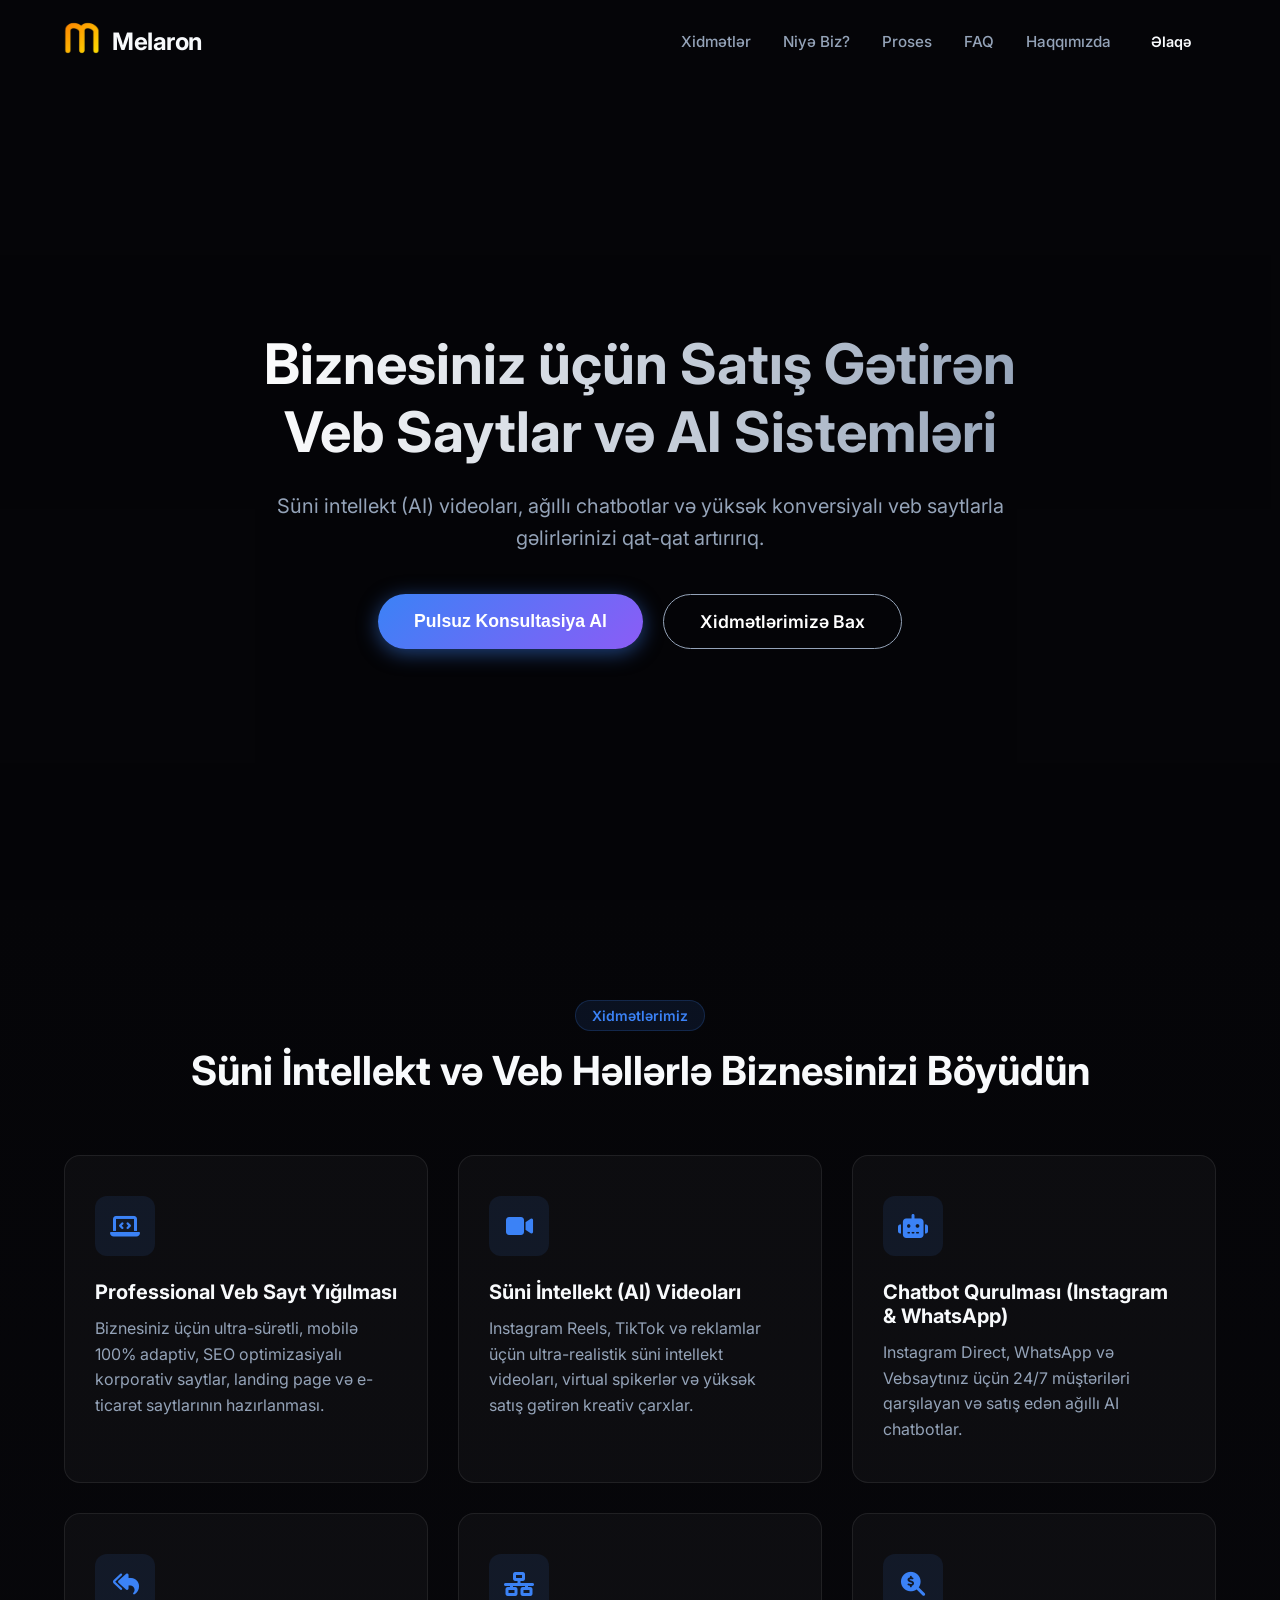
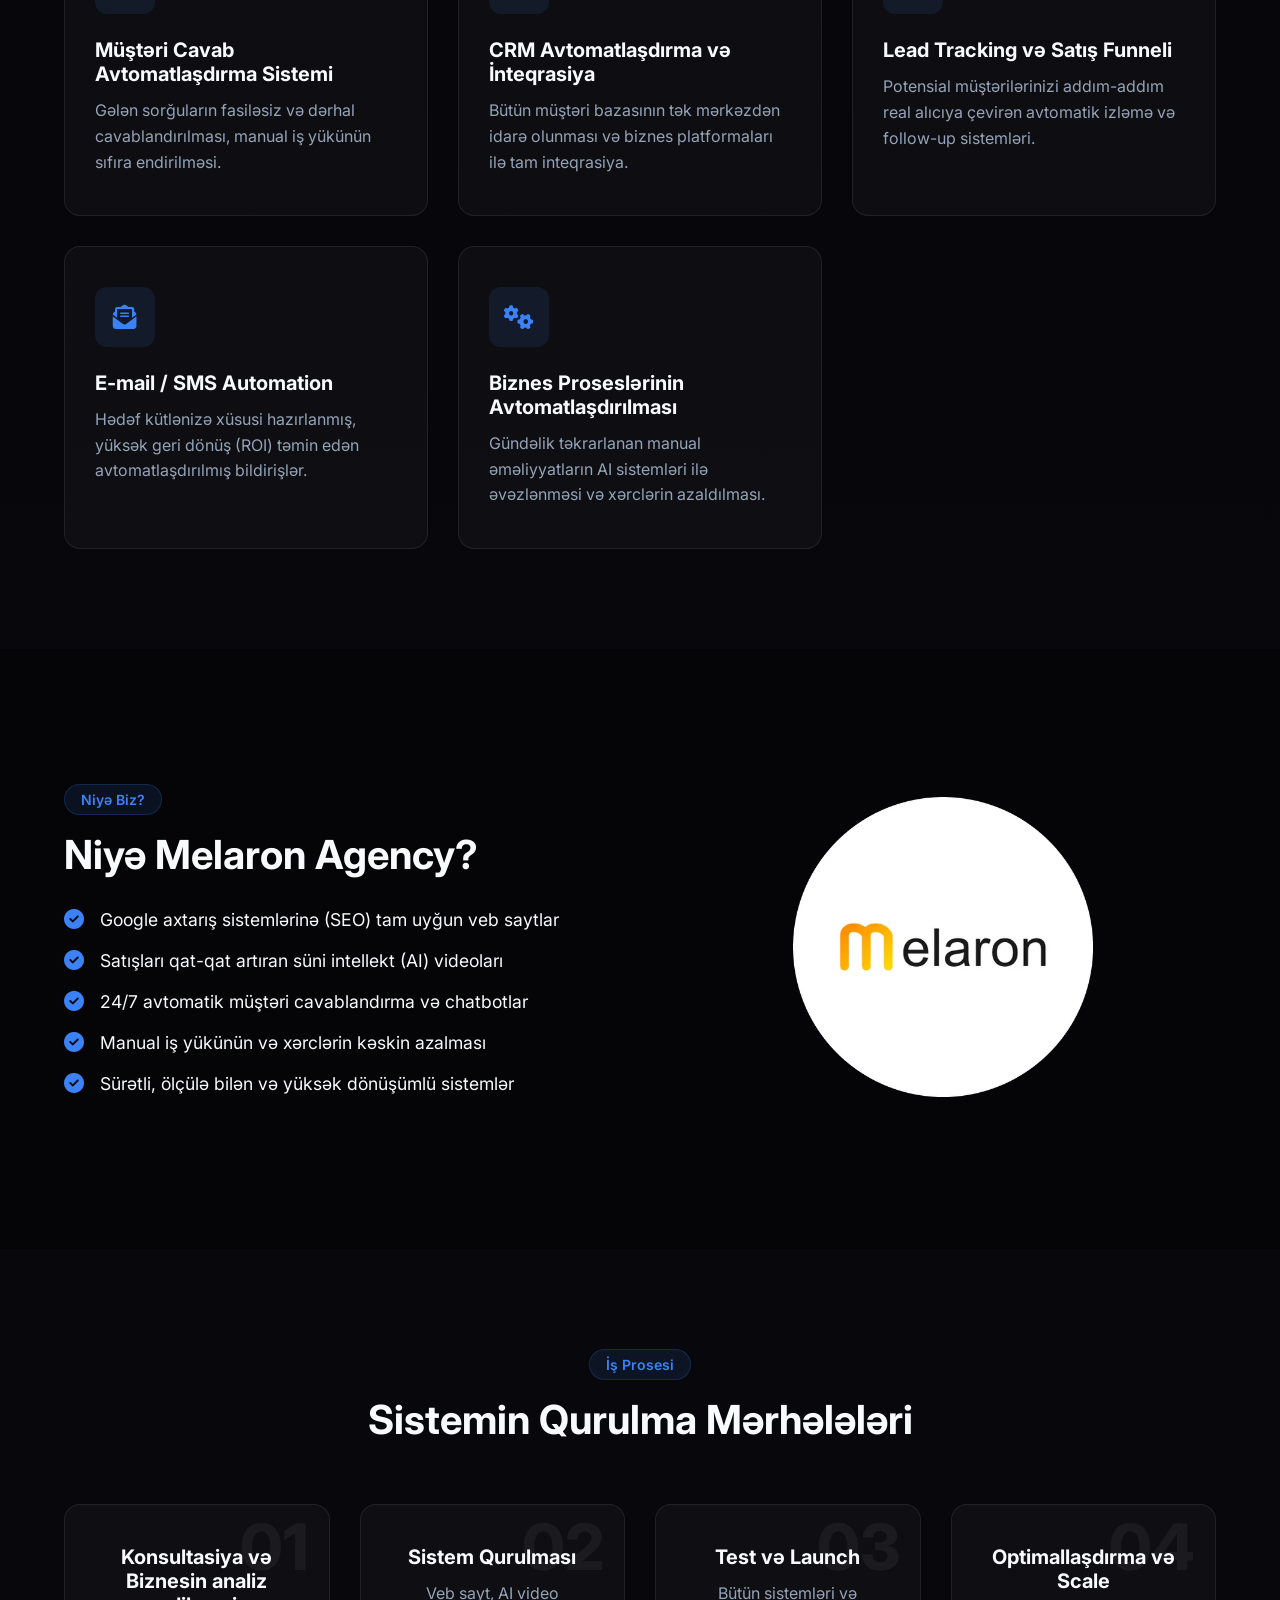
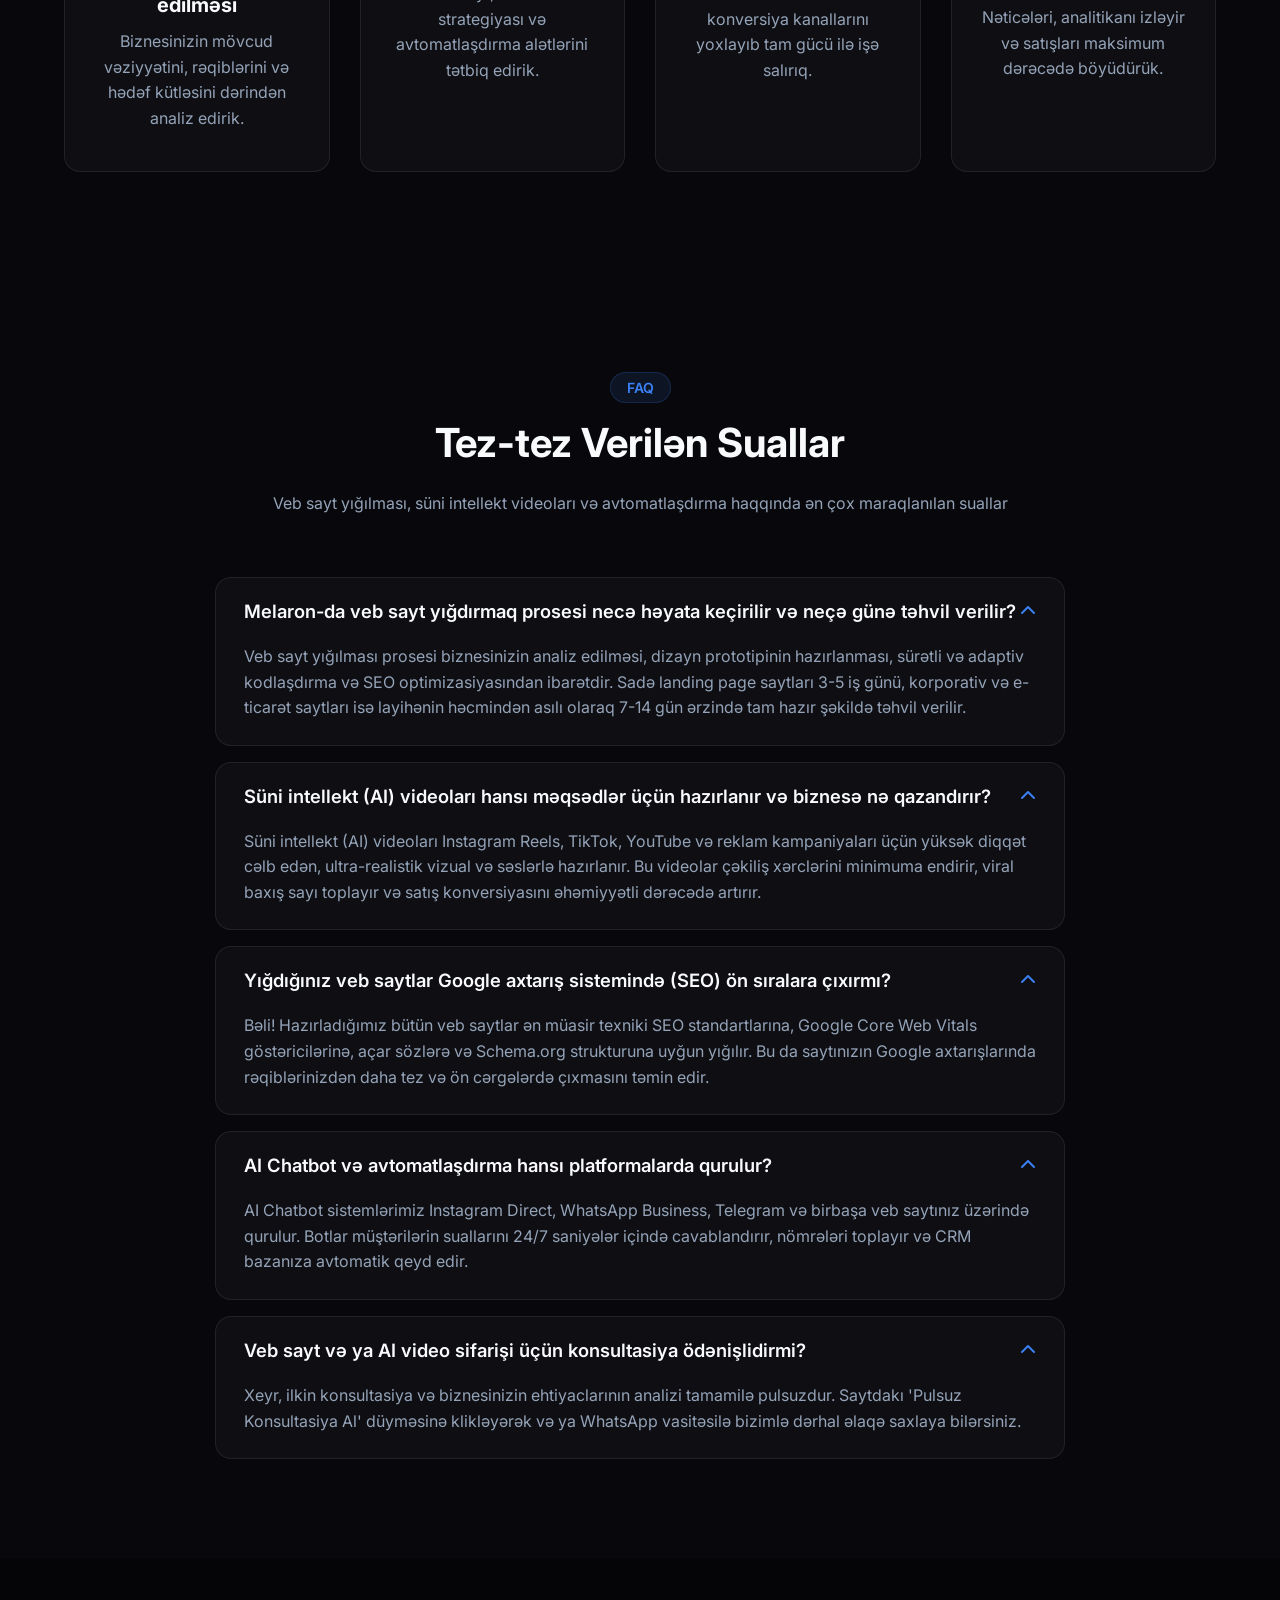
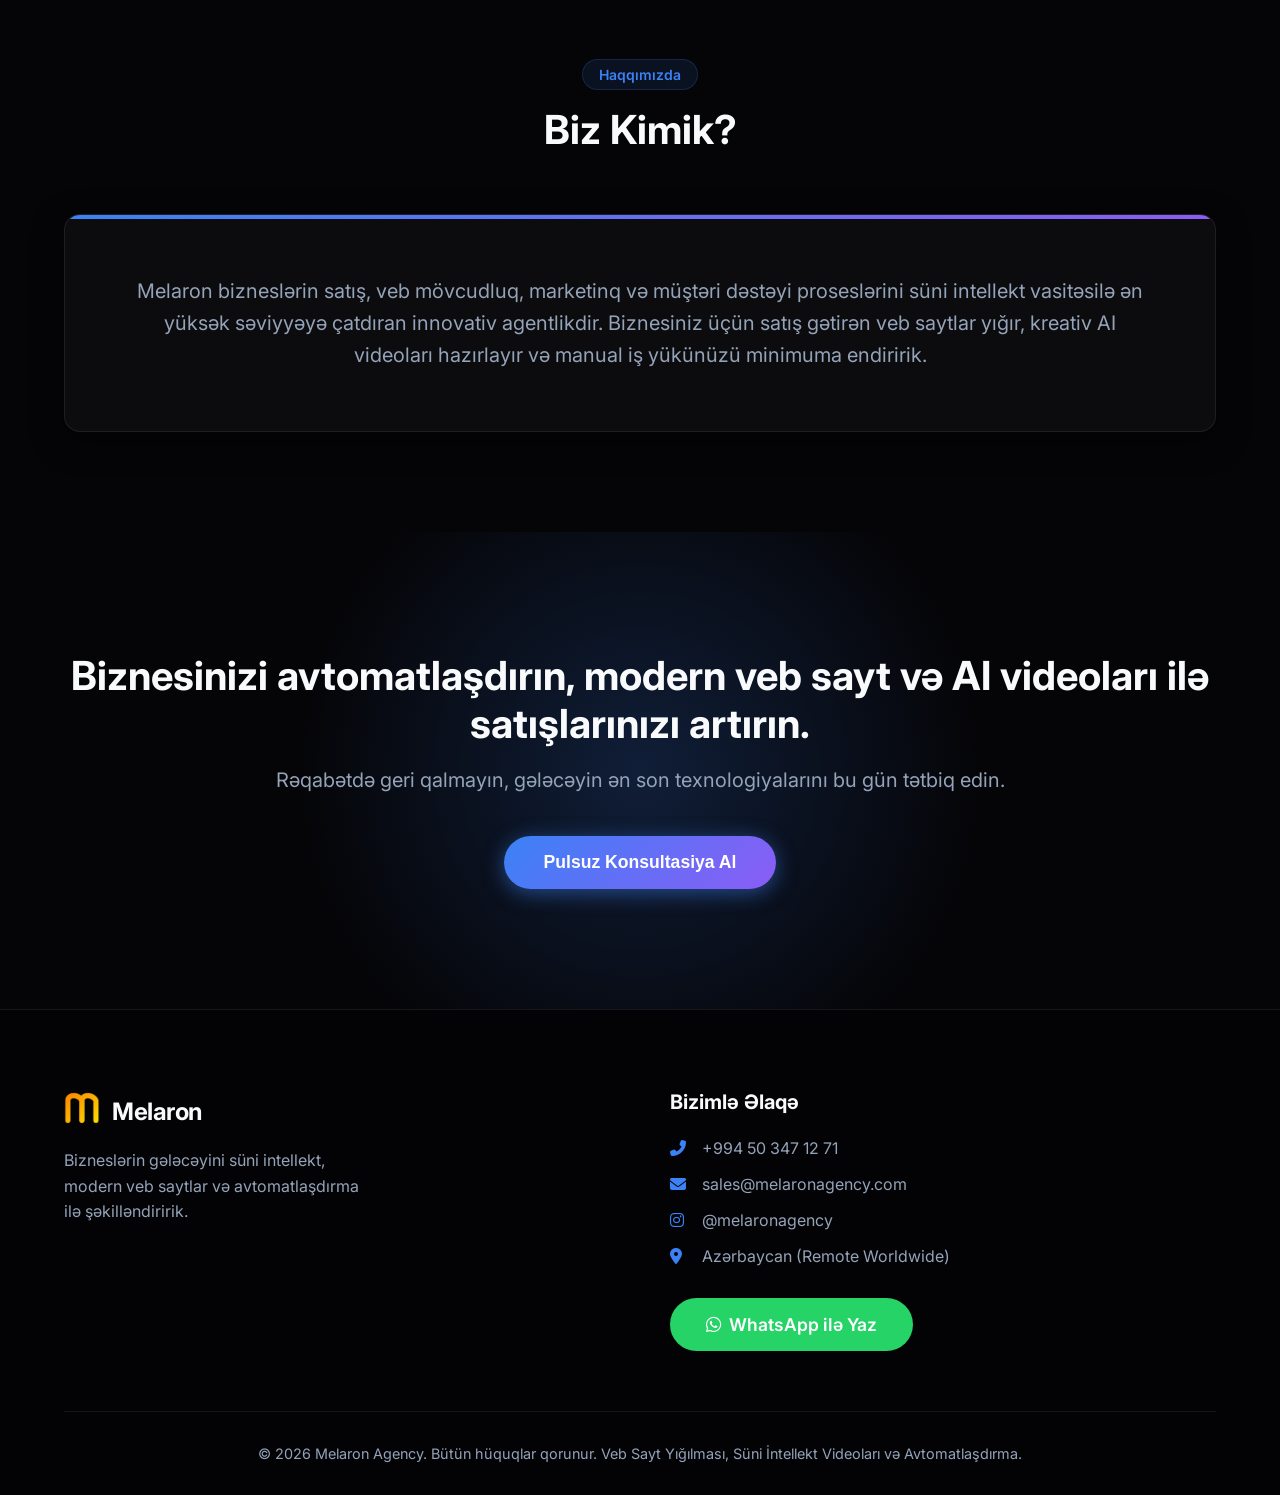
<file: index.html>
<!DOCTYPE html>
<html lang="az">
<head>
    <meta charset="UTF-8">
    <meta name="viewport" content="width=device-width, initial-scale=1.0">
    <title>Melaron | Veb Sayt Yığılması və Süni İntellekt Videoları</title>
    
    <!-- SEO Meta Tags -->
    <meta name="description" content="Bakıda peşəkar veb sayt yığdırmaq, süni intellekt (AI) videoları və reklam çarxları hazırlatmaq, biznes proseslərini avtomatlaşdırmaq istəyirsiniz? Melaron ilə satışlarınızı artırın. Pulsuz konsultasiya!">
    <meta name="keywords" content="veb sayt yığdırmaq, veb sayt yığılması, sayt sifarişi, sayt hazırlanması bakı, sayt yığmaq, süni intellekt videoları, ai video hazırlama, ai video sifarişi, ai avtomatlaşdırma, rəqəmsal marketinq, chatbot qurulması, landing page sifarişi, korporativ sayt yığılması, e-ticarət saytının hazırlanması, melaron agency">
    <meta name="author" content="Melaron Agency">
    <meta name="robots" content="index, follow, max-image-preview:large, max-snippet:-1, max-video-preview:-1">
    <link rel="canonical" href="https://melaronagency.com/">
    
    <!-- Geo and Language Targeting -->
    <meta name="geo.region" content="AZ">
    <meta name="geo.placename" content="Baku">
    <meta name="language" content="Azerbaijani">

    <!-- Open Graph (Facebook, WhatsApp, LinkedIn, Telegram) -->
    <meta property="og:type" content="website">
    <meta property="og:locale" content="az_AZ">
    <meta property="og:url" content="https://melaronagency.com/">
    <meta property="og:site_name" content="Melaron Agency">
    <meta property="og:title" content="Melaron | Veb Sayt Yığılması və Süni İntellekt Videoları">
    <meta property="og:description" content="Biznesiniz üçün modern, sürətli veb saytlar yığır, satış gətirən süni intellekt (AI) videoları hazırlayır və müştəri xidmətlərini tam avtomatlaşdırırıq.">
    <meta property="og:image" content="https://melaronagency.com/logo-circle.png">
    <meta property="og:image:alt" content="Melaron - Veb Sayt Yığılması və AI Avtomatlaşdırma">

    <!-- Twitter Card -->
    <meta name="twitter:card" content="summary_large_image">
    <meta name="twitter:title" content="Melaron | Veb Sayt Yığılması və Süni İntellekt Videoları">
    <meta name="twitter:description" content="Peşəkar veb sayt yığdırmaq, süni intellekt videoları hazırlamaq və satışlarınızı artırmaq üçün Melaron-a müraciət edin.">
    <meta name="twitter:image" content="https://melaronagency.com/logo-circle.png">
    
    <!-- Favicon & App Icons -->
    <link rel="icon" href="logo-m.png" type="image/png">
    <link rel="apple-touch-icon" href="logo-m.png">
    
    <!-- Performance: Preconnect & DNS-Prefetch to eliminate render blocking -->
    <link rel="preconnect" href="https://fonts.googleapis.com">
    <link rel="preconnect" href="https://fonts.gstatic.com" crossorigin>
    <link rel="dns-prefetch" href="https://cdnjs.cloudflare.com">
    
    <!-- Fonts & Stylesheets -->
    <link href="https://fonts.googleapis.com/css2?family=Inter:wght@300;400;500;600;700;800&display=swap" rel="stylesheet">
    <link rel="stylesheet" href="styles.css">
    <link rel="stylesheet" href="https://cdnjs.cloudflare.com/ajax/libs/font-awesome/6.4.0/css/all.min.css">

    <!-- Google Analytics (GA4) -->
    <script async src="https://www.googletagmanager.com/gtag/js?id=G-XXXXXXXXXX"></script>
    <script>
      window.dataLayer = window.dataLayer || [];
      function gtag(){dataLayer.push(arguments);}
      gtag('js', new Date());
      gtag('config', 'G-XXXXXXXXXX');
    </script>

    <!-- Structured Data (Schema.org JSON-LD) -->
    <script type="application/ld+json">
    {
      "@context": "https://schema.org",
      "@graph": [
        {
          "@type": "WebSite",
          "@id": "https://melaronagency.com/#website",
          "url": "https://melaronagency.com/",
          "name": "Melaron Agency",
          "description": "Veb Sayt Yığılması, Süni İntellekt (AI) Videoları və Biznes Avtomatlaşdırması",
          "inLanguage": "az"
        },
        {
          "@type": "ProfessionalService",
          "@id": "https://melaronagency.com/#organization",
          "name": "Melaron — AI Avtomatlaşdırma və Rəqəmsal Marketinq Agentliyi",
          "url": "https://melaronagency.com/",
          "logo": "https://melaronagency.com/logo-m.png",
          "image": "https://melaronagency.com/logo-circle.png",
          "description": "Bakıda peşəkar veb saytların yığılması, süni intellekt (AI) əsaslı video və reklam çarxlarının hazırlanması, satış funnelləri və CRM avtomatlaşdırması xidmətləri.",
          "telephone": "+994503471271",
          "email": "sales@melaronagency.com",
          "address": {
            "@type": "PostalAddress",
            "addressLocality": "Bakı",
            "addressCountry": "AZ"
          },
          "areaServed": {
            "@type": "Country",
            "name": "Azərbaycan"
          },
          "sameAs": [
            "https://www.instagram.com/melaronagency"
          ],
          "priceRange": "$$"
        },
        {
          "@type": "FAQPage",
          "@id": "https://melaronagency.com/#faq",
          "mainEntity": [
            {
              "@type": "Question",
              "name": "Melaron-da veb sayt yığdırmaq prosesi necə həyata keçirilir və neçə günə təhvil verilir?",
              "acceptedAnswer": {
                "@type": "Answer",
                "text": "Veb sayt yığılması prosesi biznesinizin analiz edilməsi, dizayn prototipinin hazırlanması, sürətli və adaptiv kodlaşdırma və SEO optimizasiyasından ibarətdir. Sadə landing page saytları 3-5 iş günü, korporativ və e-ticarət saytları isə layihənin həcmindən asılı olaraq 7-14 gün ərzində tam hazır şəkildə təhvil verilir."
              }
            },
            {
              "@type": "Question",
              "name": "Süni intellekt (AI) videoları hansı məqsədlər üçün hazırlanır və biznesə nə qazandırır?",
              "acceptedAnswer": {
                "@type": "Answer",
                "text": "Süni intellekt (AI) videoları Instagram Reels, TikTok, YouTube və reklam kampaniyaları üçün yüksək diqqət cəlb edən, ultra-realistik vizual və səslərlə hazırlanır. Bu videolar çəkiliş xərclərini minimuma endirir, viral baxış sayı toplayır və satış konversiyasını əhəmiyyətli dərəcədə artırır."
              }
            },
            {
              "@type": "Question",
              "name": "Yığdığınız veb saytlar Google axtarış sistemində (SEO) ön sıralara çıxırmı?",
              "acceptedAnswer": {
                "@type": "Answer",
                "text": "Bəli! Hazırladığımız bütün veb saytlar ən müasir texniki SEO standartlarına, Google Core Web Vitals göstəricilərinə, açar sözlərə və Schema.org strukturuna uyğun yığılır. Bu da saytınızın Google axtarışlarında rəqiblərinizdən daha tez və ön cərgələrdə çıxmasını təmin edir."
              }
            },
            {
              "@type": "Question",
              "name": "AI Chatbot və avtomatlaşdırma hansı platformalarda qurulur?",
              "acceptedAnswer": {
                "@type": "Answer",
                "text": "AI Chatbot sistemlərimiz Instagram Direct, WhatsApp Business, Telegram və birbaşa veb saytınız üzərində qurulur. Botlar müştərilərin suallarını 24/7 saniyələr içində cavablandırır, nömrələri toplayır və CRM bazanıza avtomatik qeyd edir."
              }
            },
            {
              "@type": "Question",
              "name": "Veb sayt və ya AI video sifarişi üçün konsultasiya ödənişlidirmi?",
              "acceptedAnswer": {
                "@type": "Answer",
                "text": "Xeyr, ilkin konsultasiya və biznesinizin ehtiyaclarının analizi tamamilə pulsuzdur. Saytdakı 'Pulsuz Konsultasiya Al' düyməsinə klikləyərək və ya WhatsApp vasitəsilə bizimlə dərhal əlaqə saxlaya bilərsiniz."
              }
            }
          ]
        }
      ]
    }
    </script>
</head>
<body>
    
    <!-- Navbar -->
    <nav class="navbar">
        <div class="nav-container">
            <a href="/" class="logo">
                <picture>
                    <source srcset="logo-m.webp" type="image/webp">
                    <img src="logo-m.png" alt="Melaron Logo - Veb Sayt Yığılması və AI Avtomatlaşdırma" width="36" height="36" loading="eager" decoding="async">
                </picture>
                <span>Melaron</span>
            </a>
            <div class="nav-links">
                <a href="#xidmetler">Xidmətlər</a>
                <a href="#ustunlukler">Niyə Biz?</a>
                <a href="#proses">Proses</a>
                <a href="#faq">FAQ</a>
                <a href="#haqqimizda">Haqqımızda</a>
                <a href="#elaqe" class="btn-primary-small">Əlaqə</a>
            </div>
            <div class="mobile-menu-btn" aria-label="Menyunu aç">
                <i class="fas fa-bars"></i>
            </div>
        </div>
    </nav>

    <!-- Hero Section -->
    <section class="hero" id="home">
        <video autoplay muted loop playsinline class="hero-bg-video" onended="this.play()" preload="auto">
            <source src="video.mp4" type="video/mp4">
        </video>
        <div class="hero-bg-overlay"></div>
        <div class="container text-center">
            <div class="hero-content reveal">
                <h1>Biznesiniz üçün Satış Gətirən Veb Saytlar və AI Sistemləri</h1>
                <p class="subtitle">Süni intellekt (AI) videoları, ağıllı chatbotlar və yüksək konversiyalı veb saytlarla gəlirlərinizi qat-qat artırırıq.</p>
                <div class="hero-buttons">
                    <button id="openModalBtn" class="btn-primary">Pulsuz Konsultasiya Al</button>
                    <a href="#xidmetler" class="btn-secondary">Xidmətlərimizə Bax</a>
                </div>
            </div>
        </div>
    </section>

    <!-- Services Section -->
    <section class="services" id="xidmetler">
        <div class="container">
            <div class="section-header text-center reveal">
                <span class="tag">Xidmətlərimiz</span>
                <h2>Süni İntellekt və Veb Həllərlə Biznesinizi Böyüdün</h2>
            </div>
            
            <div class="services-grid">
                <div class="service-card reveal">
                    <div class="icon-box"><i class="fas fa-laptop-code"></i></div>
                    <h3>Professional Veb Sayt Yığılması</h3>
                    <p>Biznesiniz üçün ultra-sürətli, mobilə 100% adaptiv, SEO optimizasiyalı korporativ saytlar, landing page və e-ticarət saytlarının hazırlanması.</p>
                </div>
                <div class="service-card reveal" style="transition-delay: 0.1s">
                    <div class="icon-box"><i class="fas fa-video"></i></div>
                    <h3>Süni İntellekt (AI) Videoları</h3>
                    <p>Instagram Reels, TikTok və reklamlar üçün ultra-realistik süni intellekt videoları, virtual spikerlər və yüksək satış gətirən kreativ çarxlar.</p>
                </div>
                <div class="service-card reveal" style="transition-delay: 0.2s">
                    <div class="icon-box"><i class="fas fa-robot"></i></div>
                    <h3>Chatbot Qurulması (Instagram & WhatsApp)</h3>
                    <p>Instagram Direct, WhatsApp və Vebsaytınız üçün 24/7 müştəriləri qarşılayan və satış edən ağıllı AI chatbotlar.</p>
                </div>
                <div class="service-card reveal">
                    <div class="icon-box"><i class="fas fa-reply-all"></i></div>
                    <h3>Müştəri Cavab Avtomatlaşdırma Sistemi</h3>
                    <p>Gələn sorğuların fasiləsiz və dərhal cavablandırılması, manual iş yükünün sıfıra endirilməsi.</p>
                </div>
                <div class="service-card reveal" style="transition-delay: 0.1s">
                    <div class="icon-box"><i class="fas fa-network-wired"></i></div>
                    <h3>CRM Avtomatlaşdırma və İnteqrasiya</h3>
                    <p>Bütün müştəri bazasının tək mərkəzdən idarə olunması və biznes platformaları ilə tam inteqrasiya.</p>
                </div>
                <div class="service-card reveal" style="transition-delay: 0.2s">
                    <div class="icon-box"><i class="fas fa-search-dollar"></i></div>
                    <h3>Lead Tracking və Satış Funneli</h3>
                    <p>Potensial müştərilərinizi addım-addım real alıcıya çevirən avtomatik izləmə və follow-up sistemləri.</p>
                </div>
                <div class="service-card reveal">
                    <div class="icon-box"><i class="fas fa-envelope-open-text"></i></div>
                    <h3>E-mail / SMS Automation</h3>
                    <p>Hədəf kütlənizə xüsusi hazırlanmış, yüksək geri dönüş (ROI) təmin edən avtomatlaşdırılmış bildirişlər.</p>
                </div>
                <div class="service-card reveal" style="transition-delay: 0.1s">
                    <div class="icon-box"><i class="fas fa-cogs"></i></div>
                    <h3>Biznes Proseslərinin Avtomatlaşdırılması</h3>
                    <p>Gündəlik təkrarlanan manual əməliyyatların AI sistemləri ilə əvəzlənməsi və xərclərin azaldılması.</p>
                </div>
            </div>
        </div>
    </section>

    <!-- Why Choose Us -->
    <section class="why-us" id="ustunlukler">
        <div class="container">
            <div class="why-us-wrapper reveal">
                <div class="why-us-content">
                    <span class="tag">Niyə Biz?</span>
                    <h2>Niyə Melaron Agency?</h2>
                    <ul class="benefits-list">
                        <li><i class="fas fa-check-circle"></i> <span>Google axtarış sistemlərinə (SEO) tam uyğun veb saytlar</span></li>
                        <li><i class="fas fa-check-circle"></i> <span>Satışları qat-qat artıran süni intellekt (AI) videoları</span></li>
                        <li><i class="fas fa-check-circle"></i> <span>24/7 avtomatik müştəri cavablandırma və chatbotlar</span></li>
                        <li><i class="fas fa-check-circle"></i> <span>Manual iş yükünün və xərclərin kəskin azalması</span></li>
                        <li><i class="fas fa-check-circle"></i> <span>Sürətli, ölçülə bilən və yüksək dönüşümlü sistemlər</span></li>
                    </ul>
                </div>
                <div class="why-us-image">
                    <picture>
                        <source srcset="logo-circle.webp" type="image/webp">
                        <img src="logo-circle.png" alt="Melaron Agency - Süni İntellekt və Veb Sayt Agentliyi" class="floating-logo" width="300" height="300" loading="lazy" decoding="async">
                    </picture>
                </div>
            </div>
        </div>
    </section>

    <!-- Process Section -->
    <section class="process" id="proses">
        <div class="container">
            <div class="section-header text-center reveal">
                <span class="tag">İş Prosesi</span>
                <h2>Sistemin Qurulma Mərhələləri</h2>
            </div>
            
            <div class="process-steps">
                <div class="step reveal">
                    <div class="step-number">01</div>
                    <h3>Konsultasiya və Biznesin analiz edilməsi</h3>
                    <p>Biznesinizin mövcud vəziyyətini, rəqiblərini və hədəf kütləsini dərindən analiz edirik.</p>
                </div>
                <div class="step reveal" style="transition-delay: 0.1s">
                    <div class="step-number">02</div>
                    <h3>Sistem Qurulması</h3>
                    <p>Veb sayt, AI video strategiyası və avtomatlaşdırma alətlərini tətbiq edirik.</p>
                </div>
                <div class="step reveal" style="transition-delay: 0.2s">
                    <div class="step-number">03</div>
                    <h3>Test və Launch</h3>
                    <p>Bütün sistemləri və konversiya kanallarını yoxlayıb tam gücü ilə işə salırıq.</p>
                </div>
                <div class="step reveal" style="transition-delay: 0.3s">
                    <div class="step-number">04</div>
                    <h3>Optimallaşdırma və Scale</h3>
                    <p>Nəticələri, analitikanı izləyir və satışları maksimum dərəcədə böyüdürük.</p>
                </div>
            </div>
        </div>
    </section>

    <!-- FAQ Section (High SEO Impact) -->
    <section class="faq" id="faq">
        <div class="container">
            <div class="section-header text-center reveal">
                <span class="tag">FAQ</span>
                <h2>Tez-tez Verilən Suallar</h2>
                <p>Veb sayt yığılması, süni intellekt videoları və avtomatlaşdırma haqqında ən çox maraqlanılan suallar</p>
            </div>
            <div class="faq-list">
                <div class="faq-item reveal">
                    <button class="faq-question">
                        <span>Melaron-da veb sayt yığdırmaq prosesi necə həyata keçirilir və neçə günə təhvil verilir?</span>
                        <i class="fas fa-chevron-down"></i>
                    </button>
                    <div class="faq-answer">
                        <p>Veb sayt yığılması prosesi biznesinizin analiz edilməsi, dizayn prototipinin hazırlanması, sürətli və adaptiv kodlaşdırma və SEO optimizasiyasından ibarətdir. Sadə landing page saytları 3-5 iş günü, korporativ və e-ticarət saytları isə layihənin həcmindən asılı olaraq 7-14 gün ərzində tam hazır şəkildə təhvil verilir.</p>
                    </div>
                </div>
                <div class="faq-item reveal">
                    <button class="faq-question">
                        <span>Süni intellekt (AI) videoları hansı məqsədlər üçün hazırlanır və biznesə nə qazandırır?</span>
                        <i class="fas fa-chevron-down"></i>
                    </button>
                    <div class="faq-answer">
                        <p>Süni intellekt (AI) videoları Instagram Reels, TikTok, YouTube və reklam kampaniyaları üçün yüksək diqqət cəlb edən, ultra-realistik vizual və səslərlə hazırlanır. Bu videolar çəkiliş xərclərini minimuma endirir, viral baxış sayı toplayır və satış konversiyasını əhəmiyyətli dərəcədə artırır.</p>
                    </div>
                </div>
                <div class="faq-item reveal">
                    <button class="faq-question">
                        <span>Yığdığınız veb saytlar Google axtarış sistemində (SEO) ön sıralara çıxırmı?</span>
                        <i class="fas fa-chevron-down"></i>
                    </button>
                    <div class="faq-answer">
                        <p>Bəli! Hazırladığımız bütün veb saytlar ən müasir texniki SEO standartlarına, Google Core Web Vitals göstəricilərinə, açar sözlərə və Schema.org strukturuna uyğun yığılır. Bu da saytınızın Google axtarışlarında rəqiblərinizdən daha tez və ön cərgələrdə çıxmasını təmin edir.</p>
                    </div>
                </div>
                <div class="faq-item reveal">
                    <button class="faq-question">
                        <span>AI Chatbot və avtomatlaşdırma hansı platformalarda qurulur?</span>
                        <i class="fas fa-chevron-down"></i>
                    </button>
                    <div class="faq-answer">
                        <p>AI Chatbot sistemlərimiz Instagram Direct, WhatsApp Business, Telegram və birbaşa veb saytınız üzərində qurulur. Botlar müştərilərin suallarını 24/7 saniyələr içində cavablandırır, nömrələri toplayır və CRM bazanıza avtomatik qeyd edir.</p>
                    </div>
                </div>
                <div class="faq-item reveal">
                    <button class="faq-question">
                        <span>Veb sayt və ya AI video sifarişi üçün konsultasiya ödənişlidirmi?</span>
                        <i class="fas fa-chevron-down"></i>
                    </button>
                    <div class="faq-answer">
                        <p>Xeyr, ilkin konsultasiya və biznesinizin ehtiyaclarının analizi tamamilə pulsuzdur. Saytdakı 'Pulsuz Konsultasiya Al' düyməsinə klikləyərək və ya WhatsApp vasitəsilə bizimlə dərhal əlaqə saxlaya bilərsiniz.</p>
                    </div>
                </div>
            </div>
        </div>
    </section>

    <!-- About Section -->
    <section class="about" id="haqqimizda">
        <div class="container">
            <div class="about-content reveal">
                <div class="section-header text-center">
                    <span class="tag">Haqqımızda</span>
                    <h2>Biz Kimik?</h2>
                </div>
                <div class="about-card">
                    <p>Melaron bizneslərin satış, veb mövcudluq, marketinq və müştəri dəstəyi proseslərini süni intellekt vasitəsilə ən yüksək səviyyəyə çatdıran innovativ agentlikdir. Biznesiniz üçün satış gətirən veb saytlar yığır, kreativ AI videoları hazırlayır və manual iş yükünüzü minimuma endiririk.</p>
                </div>
            </div>
        </div>
    </section>

    <!-- CTA Section -->
    <section class="cta">
        <div class="container text-center reveal">
            <h2>Biznesinizi avtomatlaşdırın, modern veb sayt və AI videoları ilə satışlarınızı artırın.</h2>
            <p>Rəqabətdə geri qalmayın, gələcəyin ən son texnologiyalarını bu gün tətbiq edin.</p>
            <button id="ctaModalBtn" class="btn-primary btn-large">Pulsuz Konsultasiya Al</button>
        </div>
    </section>

    <!-- Contact & Footer -->
    <footer id="elaqe">
        <div class="container">
            <div class="footer-grid reveal">
                <div class="footer-brand">
                    <div class="logo">
                        <picture>
                            <source srcset="logo-m.webp" type="image/webp">
                            <img src="logo-m.png" alt="Melaron Logo" width="36" height="36" loading="lazy" decoding="async">
                        </picture>
                        <span>Melaron</span>
                    </div>
                    <p>Bizneslərin gələcəyini süni intellekt, modern veb saytlar və avtomatlaşdırma ilə şəkilləndiririk.</p>
                </div>
                <div class="footer-contact">
                    <h3>Bizimlə Əlaqə</h3>
                    <ul class="contact-info">
                        <li><i class="fas fa-phone-alt"></i> <a href="tel:+994503471271">+994 50 347 12 71</a></li>
                        <li><i class="fas fa-envelope"></i> <a href="mailto:sales@melaronagency.com">sales@melaronagency.com</a></li>
                        <li><i class="fab fa-instagram"></i> <a href="https://www.instagram.com/melaronagency/" target="_blank" rel="noopener noreferrer">@melaronagency</a></li>
                        <li><i class="fas fa-map-marker-alt"></i> Azərbaycan (Remote Worldwide)</li>
                    </ul>
                    <a href="https://wa.me/994503471271" target="_blank" rel="noopener noreferrer" class="btn-whatsapp"><i class="fab fa-whatsapp"></i> WhatsApp ilə Yaz</a>
                </div>
            </div>
            <div class="footer-bottom text-center">
                <p>&copy; 2026 Melaron Agency. Bütün hüquqlar qorunur. Veb Sayt Yığılması, Süni İntellekt Videoları və Avtomatlaşdırma.</p>
            </div>
        </div>
    </footer>

    <!-- Consult Modal -->
    <div id="consultModal" class="modal">
        <div class="modal-content">
            <span class="close-btn">&times;</span>
            <h2>Pulsuz Konsultasiya</h2>
            <p>Bizimlə əlaqəyə keçmək üçün zəhmət olmasa məlumatlarınızı doldurun.</p>
            
            <form id="consultForm">
                <div class="input-group">
                    <label for="name">Adınız *</label>
                    <input type="text" id="name" name="name" required placeholder="Adınızı daxil edin">
                </div>
                <div class="input-group">
                    <label for="phone">Nömrəniz *</label>
                    <div style="display: flex; gap: 10px;">
                        <select id="countryCode" name="countryCode" class="form-select">
                            <option value="+994" selected>+994 (AZ)</option>
                            <option value="+90">+90 (TR)</option>
                            <option value="+1">+1 (US)</option>
                            <option value="+44">+44 (UK)</option>
                            <option value="+7">+7 (RU)</option>
                        </select>
                        <input type="number" id="phone" name="phone" required placeholder="50 347 12 71" inputmode="numeric" pattern="[0-9]*" style="flex: 1;">
                    </div>
                </div>
                <div class="input-group">
                    <label for="businessType">Biznes Növü və ya Xidmət (Opsional)</label>
                    <input type="text" id="businessType" name="businessType" placeholder="Məs: Veb sayt sifarişi, AI video, Avtomatlaşdırma">
                </div>
                <button type="submit" class="btn-primary" id="submitBtn">Göndər</button>
                <div id="formMessage" class="form-message"></div>
            </form>
        </div>
    </div>

    <script src="script.js" defer></script>
</body>
</html>
</file>
<file: styles.css>
:root {
    /* Brand Colors - Adjust these if needed to match the exact logo hex codes */
    --primary: #3b82f6; /* Electric Blue */
    --primary-glow: rgba(59, 130, 246, 0.5);
    --secondary: #8b5cf6; /* Vibrant Purple */
    --accent: #06b6d4; /* Cyan */
    
    /* Backgrounds */
    --bg-dark: #050508;
    --bg-card: rgba(255, 255, 255, 0.03);
    --bg-card-hover: rgba(255, 255, 255, 0.08);
    
    /* Text */
    --text-main: #f8fafc;
    --text-muted: #94a3b8;
    
    /* Effects */
    --transition: all 0.4s cubic-bezier(0.4, 0, 0.2, 1);
    --radius: 16px;
    --glass-border: 1px solid rgba(255, 255, 255, 0.08);
}

* {
    margin: 0;
    padding: 0;
    box-sizing: border-box;
}

html {
    scroll-behavior: smooth;
    font-family: 'Inter', sans-serif;
    background-color: var(--bg-dark);
    color: var(--text-main);
    overflow-x: hidden;
}

body {
    overflow-x: hidden;
}

a {
    text-decoration: none;
    color: inherit;
}

ul {
    list-style: none;
}

.container {
    max-width: 1200px;
    margin: 0 auto;
    padding: 0 24px;
}

.text-center {
    text-align: center;
}

/* Typography */
h1, h2, h3 {
    font-weight: 700;
    line-height: 1.2;
}

h1 {
    font-size: 3.5rem;
    margin-bottom: 24px;
    background: linear-gradient(to right, #fff, var(--text-muted));
    -webkit-background-clip: text;
    -webkit-text-fill-color: transparent;
}

h2 {
    font-size: 2.5rem;
    margin-bottom: 24px;
}

h3 {
    font-size: 1.25rem;
    margin-bottom: 12px;
}

p {
    line-height: 1.6;
    color: var(--text-muted);
}

.tag {
    display: inline-block;
    padding: 6px 16px;
    background: rgba(59, 130, 246, 0.1);
    color: var(--primary);
    border-radius: 30px;
    font-size: 0.875rem;
    font-weight: 600;
    margin-bottom: 16px;
    border: 1px solid rgba(59, 130, 246, 0.2);
}

.section-header {
    margin-bottom: 60px;
}

/* Buttons */
.btn-primary, .btn-secondary, .btn-primary-small, .btn-whatsapp {
    display: inline-flex;
    align-items: center;
    justify-content: center;
    padding: 16px 36px;
    border-radius: 30px;
    font-weight: 600;
    font-size: 1.1rem;
    transition: var(--transition);
    cursor: pointer;
}

.btn-primary-small {
    padding: 10px 24px;
    font-size: 0.9rem;
}

.btn-primary {
    background: linear-gradient(135deg, var(--primary), var(--secondary));
    color: white;
    box-shadow: 0 4px 20px var(--primary-glow);
    border: none;
}

.btn-primary:hover {
    box-shadow: 0 6px 25px var(--primary-glow);
    transform: translateY(-2px);
}

.btn-secondary {
    background: transparent;
    color: white;
    border: 1px solid var(--text-muted);
}

.btn-secondary:hover {
    border-color: white;
    background: rgba(255, 255, 255, 0.05);
}

.btn-large {
    padding: 16px 40px;
    font-size: 1.1rem;
}

.btn-whatsapp {
    background: #25D366;
    color: white;
    gap: 8px;
    margin-top: 16px;
}

.btn-whatsapp:hover {
    background: #1ebc5a;
    transform: translateY(-2px);
}

/* Navbar */
.navbar {
    position: fixed;
    top: 0;
    left: 0;
    width: 100%;
    padding: 20px 0;
    z-index: 1000;
    transition: var(--transition);
    border-bottom: 1px solid transparent;
}

.navbar.scrolled {
    background: rgba(5, 5, 8, 0.85);
    backdrop-filter: blur(12px);
    border-bottom: var(--glass-border);
    padding: 15px 0;
}

.nav-container {
    max-width: 1200px;
    margin: 0 auto;
    padding: 0 24px;
    display: flex;
    justify-content: space-between;
    align-items: center;
}

.logo {
    display: flex;
    align-items: center;
    gap: 12px;
    font-size: 1.5rem;
    font-weight: 700;
    letter-spacing: -0.5px;
}

.logo img {
    height: 36px;
    width: auto;
}

.nav-links {
    display: flex;
    align-items: center;
    gap: 32px;
}

.nav-links .btn-primary-small {
    margin-left: -16px; /* Offset the button's internal padding to balance visual distance */
}

.nav-links a:not(.btn-primary-small) {
    font-size: 0.95rem;
    font-weight: 500;
    color: var(--text-muted);
    transition: var(--transition);
}

.nav-links a:not(.btn-primary-small):hover {
    color: white;
}

.mobile-menu-btn {
    display: none;
    font-size: 1.5rem;
    cursor: pointer;
}

/* Hero Section */
.hero {
    min-height: 100vh;
    display: flex;
    align-items: center;
    position: relative;
    padding-top: 80px;
    overflow: hidden; /* Prevent video overflow */
}

.hero-bg-video {
    position: absolute;
    top: 0;
    left: 0;
    width: 100%;
    height: 100%;
    object-fit: cover;
    z-index: -2;
}

.hero-bg-overlay {
    position: absolute;
    top: 0;
    left: 0;
    width: 100%;
    height: 100%;
    background: rgba(5, 5, 8, 0.7); /* Dark overlay so text is readable */
    z-index: -1;
}

.hero-content {
    max-width: 800px;
    margin: 0 auto;
}

.hero .subtitle {
    font-size: 1.25rem;
    margin-bottom: 40px;
}

.hero-buttons {
    display: flex;
    justify-content: center;
    gap: 20px;
}

/* About Section */
.about {
    padding: 100px 0;
}

.about-card {
    background: var(--bg-card);
    border: var(--glass-border);
    border-radius: var(--radius);
    padding: 60px;
    text-align: center;
    font-size: 1.25rem;
    color: var(--text-main);
    box-shadow: 0 10px 30px rgba(0,0,0,0.5);
    position: relative;
    overflow: hidden;
}

.about-card::before {
    content: '';
    position: absolute;
    top: 0;
    left: 0;
    width: 100%;
    height: 4px;
    background: linear-gradient(90deg, var(--primary), var(--secondary));
}

/* Services Section */
.services {
    padding: 100px 0;
    background: linear-gradient(180deg, var(--bg-dark) 0%, #08080c 100%);
}

.services-grid {
    display: grid;
    grid-template-columns: repeat(auto-fit, minmax(320px, 1fr));
    gap: 30px;
}

.service-card {
    background: var(--bg-card);
    border: var(--glass-border);
    border-radius: var(--radius);
    padding: 40px 30px;
    transition: var(--transition);
    position: relative;
    overflow: hidden;
}

.service-card:hover {
    background: var(--bg-card-hover);
    transform: translateY(-5px);
    border-color: rgba(255, 255, 255, 0.15);
}

.icon-box {
    width: 60px;
    height: 60px;
    border-radius: 12px;
    background: rgba(59, 130, 246, 0.1);
    color: var(--primary);
    display: flex;
    align-items: center;
    justify-content: center;
    font-size: 1.5rem;
    margin-bottom: 24px;
    transition: var(--transition);
}

.service-card:hover .icon-box {
    background: linear-gradient(135deg, var(--primary), var(--secondary));
    color: white;
}

/* Why Us Section */
.why-us {
    padding: 100px 0;
}

.why-us-wrapper {
    display: grid;
    grid-template-columns: 1fr 1fr;
    gap: 60px;
    align-items: center;
}

.benefits-list {
    margin-top: 30px;
}

.benefits-list li {
    display: flex;
    align-items: center;
    gap: 16px;
    margin-bottom: 20px;
    font-size: 1.1rem;
}

.benefits-list li i {
    color: var(--primary);
    font-size: 1.25rem;
}

.why-us-image {
    position: relative;
    display: flex;
    justify-content: center;
    align-items: center;
    height: 400px;
}

.floating-logo {
    max-width: 300px;
    animation: float 6s ease-in-out infinite;
}

@keyframes float {
    0% { transform: translateY(0px); }
    50% { transform: translateY(-20px); }
    100% { transform: translateY(0px); }
}

/* Process Section */
.process {
    padding: 100px 0;
    background: #08080c;
}

.process-steps {
    display: grid;
    grid-template-columns: repeat(auto-fit, minmax(250px, 1fr));
    gap: 30px;
    position: relative;
}

.step {
    background: var(--bg-card);
    border: var(--glass-border);
    border-radius: var(--radius);
    padding: 40px 30px;
    text-align: center;
    position: relative;
}

.step-number {
    font-size: 4rem;
    font-weight: 800;
    color: rgba(255,255,255,0.05);
    position: absolute;
    top: 10px;
    right: 20px;
    line-height: 1;
}

/* CTA Section */
.cta {
    padding: 120px 0;
    position: relative;
    overflow: hidden;
}

.cta::before {
    content: '';
    position: absolute;
    top: 50%;
    left: 50%;
    transform: translate(-50%, -50%);
    width: 800px;
    height: 800px;
    background: radial-gradient(circle, var(--primary-glow) 0%, rgba(5,5,8,0) 60%);
    z-index: -1;
    opacity: 0.4;
}

.cta h2 {
    margin-bottom: 16px;
}

.cta p {
    font-size: 1.25rem;
    margin-bottom: 40px;
}

/* Footer */
footer {
    padding: 80px 0 30px;
    border-top: var(--glass-border);
    background: #030305;
}

.footer-grid {
    display: grid;
    grid-template-columns: 1fr 1fr;
    gap: 60px;
    margin-bottom: 60px;
}

.footer-brand p {
    margin-top: 16px;
    max-width: 300px;
}

.footer-contact h3 {
    margin-bottom: 24px;
}

.contact-info li {
    display: flex;
    align-items: center;
    gap: 12px;
    margin-bottom: 16px;
    color: var(--text-muted);
}

.contact-info i {
    color: var(--primary);
    width: 20px;
}

.contact-info a:hover {
    color: white;
}

.footer-bottom {
    padding-top: 30px;
    border-top: var(--glass-border);
    color: var(--text-muted);
    font-size: 0.9rem;
}

/* Reveal Animations */
.reveal {
    opacity: 0;
    transform: translateY(40px);
    transition: all 0.8s ease-out;
}

.reveal.active {
    opacity: 1;
    transform: translateY(0);
}

/* Responsive Design */
@media (max-width: 992px) {
    h1 { font-size: 2.8rem; }
    .why-us-wrapper { grid-template-columns: 1fr; }
    .why-us-image { height: auto; padding: 40px 0; }
}

@media (max-width: 768px) {
    .nav-links {
        display: none;
        flex-direction: column;
        position: absolute;
        top: 100%;
        left: 0;
        width: 100%;
        background: rgba(5, 5, 8, 0.98);
        backdrop-filter: blur(15px);
        padding: 20px;
        border-bottom: 1px solid rgba(255,255,255,0.08);
        text-align: center;
        gap: 20px;
    }
    .nav-links.mobile-active {
        display: flex;
    }
    .nav-links a {
        width: 100%;
        padding: 10px 0;
    }
    .mobile-menu-btn {
        display: block;
    }
    h1 { font-size: 2.2rem; }
    .hero-buttons { flex-direction: column; }
    .footer-grid { grid-template-columns: 1fr; gap: 40px; }
    .about-card { padding: 40px 20px; font-size: 1.1rem; }
}

/* Modal Styling */
.modal {
    display: none;
    position: fixed;
    top: 0; left: 0;
    width: 100%; height: 100%;
    background: rgba(0, 0, 0, 0.8);
    backdrop-filter: blur(8px);
    z-index: 2000;
    justify-content: center;
    align-items: center;
    opacity: 0;
    transition: opacity 0.3s ease;
}

.modal.show {
    display: flex;
    opacity: 1;
}

.modal-content {
    background: var(--bg-card);
    border: var(--glass-border);
    border-radius: var(--radius);
    padding: 40px;
    width: 90%;
    max-width: 500px;
    position: relative;
    box-shadow: 0 10px 40px rgba(0,0,0,0.8);
    transform: translateY(-20px);
    transition: transform 0.3s ease;
}

.modal.show .modal-content {
    transform: translateY(0);
}

.close-btn {
    position: absolute;
    top: 15px; right: 20px;
    font-size: 24px;
    cursor: pointer;
    color: var(--text-muted);
    transition: var(--transition);
}

.close-btn:hover {
    color: white;
}

.modal-content h2 {
    font-size: 1.8rem;
    margin-bottom: 10px;
}

.modal-content p {
    margin-bottom: 24px;
    font-size: 0.95rem;
}

.input-group {
    margin-bottom: 20px;
    text-align: left;
}

.input-group label {
    display: block;
    margin-bottom: 8px;
    font-size: 0.9rem;
    color: var(--text-muted);
}

.input-group input, .form-select {
    width: 100%;
    padding: 16px 16px;
    border-radius: 8px;
    border: 1px solid rgba(255,255,255,0.1);
    background: rgba(0,0,0,0.2);
    color: white;
    font-family: 'Inter', sans-serif;
    font-size: 16px; /* Prevents iOS auto-zoom on focus */
    outline: none;
    transition: var(--transition);
}

.form-select {
    width: 145px;
    padding: 16px 30px 16px 16px;
    text-align: left;
    flex-shrink: 0;
    cursor: pointer;
}

.form-select option {
    background: var(--bg-dark);
    color: white;
}

.input-group input:focus, .form-select:focus {
    border-color: var(--primary);
    box-shadow: 0 0 10px rgba(59, 130, 246, 0.2);
}

#consultForm .btn-primary {
    width: 100%;
    margin-top: 15px;
    padding: 18px;
    font-size: 1.15rem;
}

.form-message {
    margin-top: 15px;
    font-size: 0.9rem;
    display: none;
}
.form-message.success {
    color: #4ade80;
    display: block;
}
.form-message.error {
    color: #f87171;
    display: block;
}

/* FAQ Section */
.faq {
    padding: 100px 0;
    background: #08080c;
}

.faq-list {
    max-width: 850px;
    margin: 0 auto;
    display: flex;
    flex-direction: column;
    gap: 16px;
}

.faq-item {
    background: var(--bg-card);
    border: var(--glass-border);
    border-radius: var(--radius);
    overflow: hidden;
    transition: var(--transition);
}

.faq-item:hover {
    border-color: rgba(255, 255, 255, 0.15);
}

.faq-question {
    width: 100%;
    padding: 22px 28px;
    background: transparent;
    border: none;
    color: var(--text-main);
    font-size: 1.15rem;
    font-weight: 600;
    font-family: inherit;
    display: flex;
    justify-content: space-between;
    align-items: center;
    cursor: pointer;
    text-align: left;
    transition: var(--transition);
}

.faq-question i {
    color: var(--primary);
    font-size: 1rem;
    transition: transform 0.3s ease;
}

.faq-item.active .faq-question i {
    transform: rotate(180deg);
}

.faq-answer {
    max-height: 0;
    overflow: hidden;
    transition: max-height 0.4s cubic-bezier(0.4, 0, 0.2, 1);
    padding: 0 28px;
    color: var(--text-muted);
    font-size: 1rem;
    line-height: 1.7;
}

.faq-item.active .faq-answer {
    padding: 0 28px 24px 28px;
    max-height: 350px;
}
</file>
